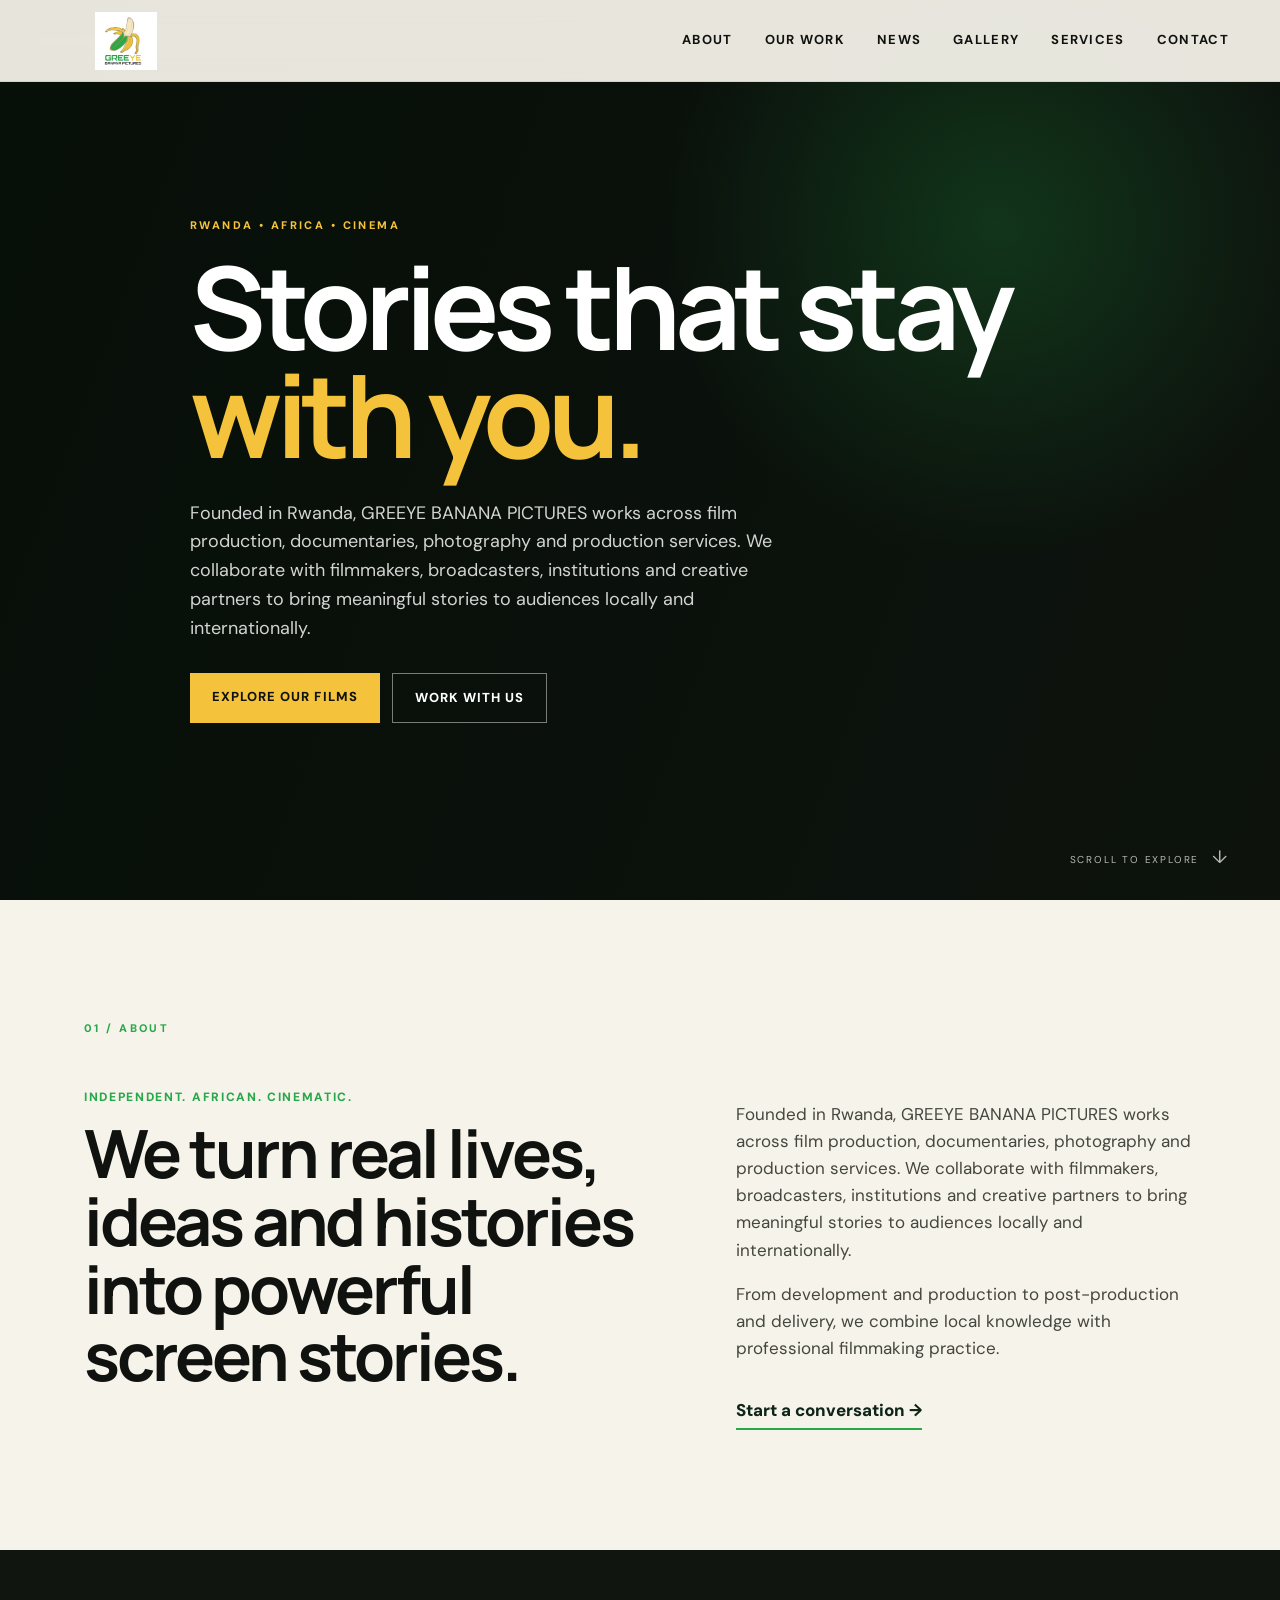
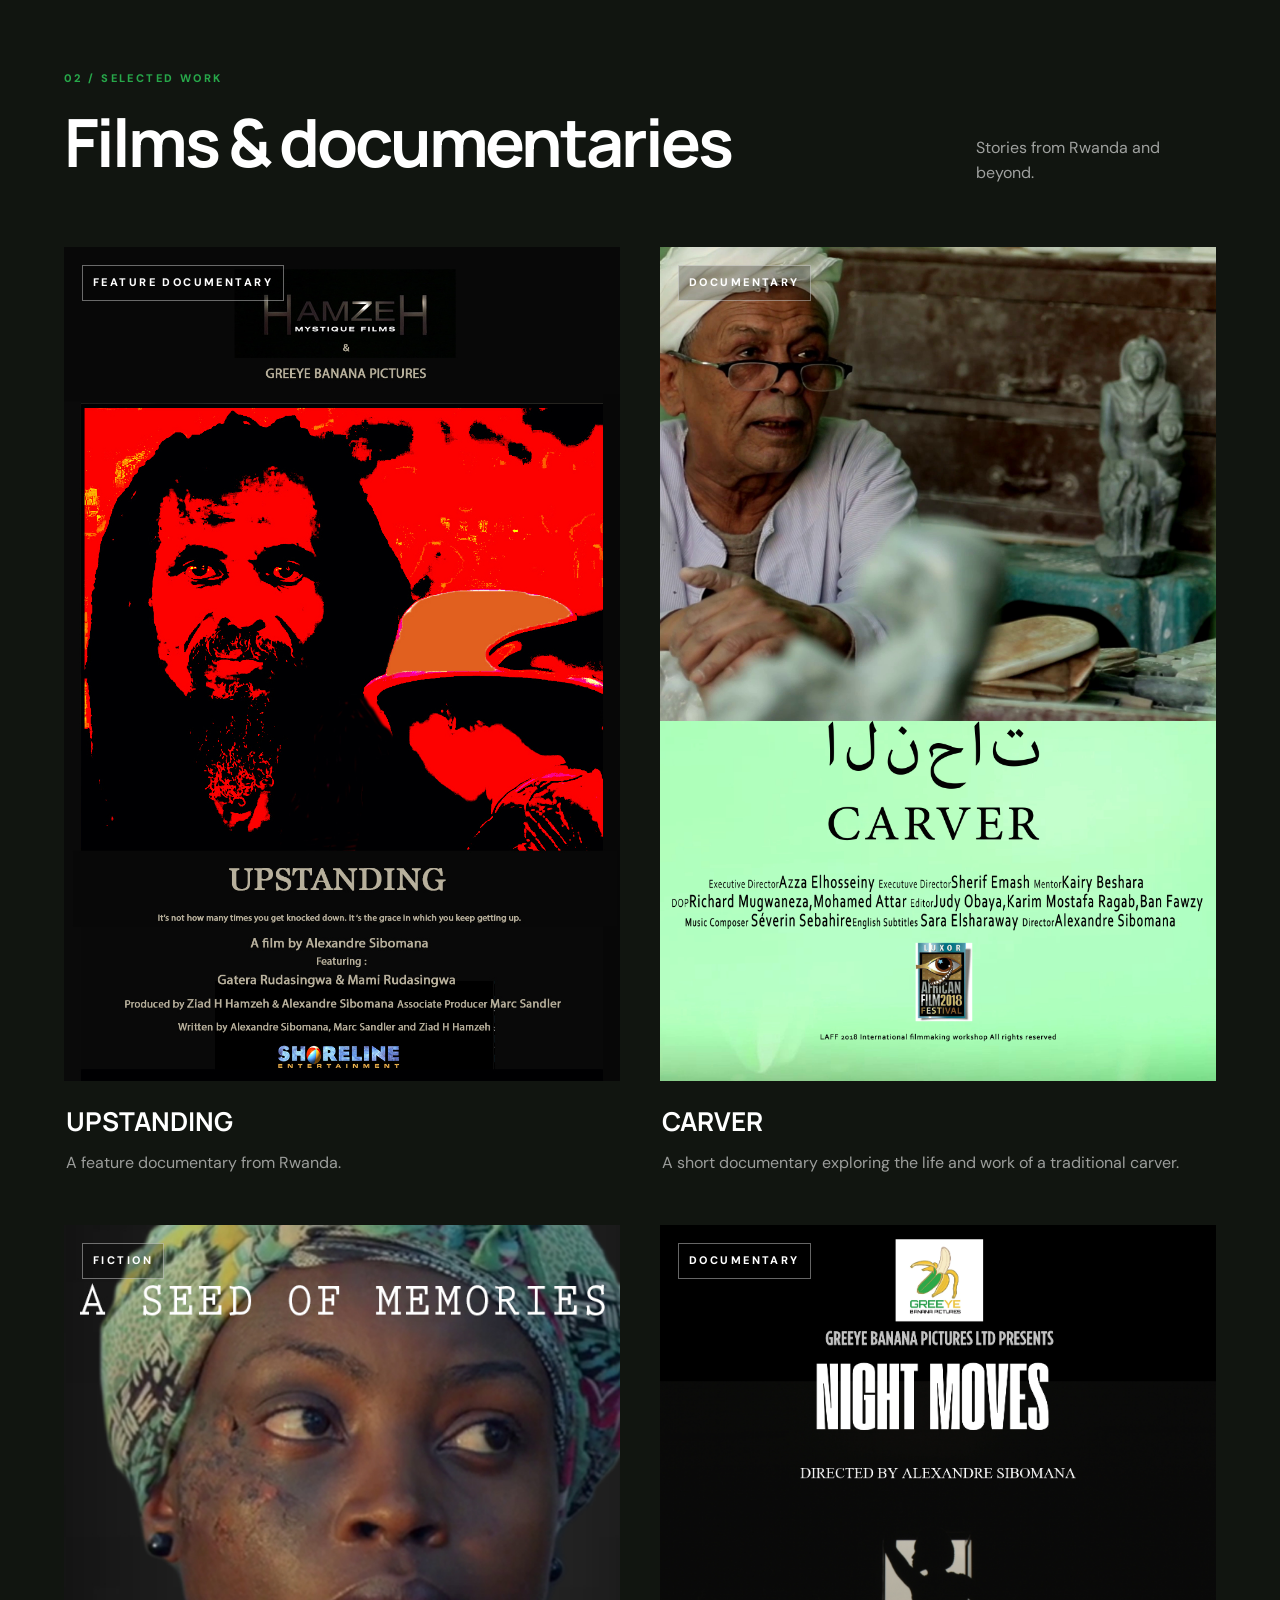
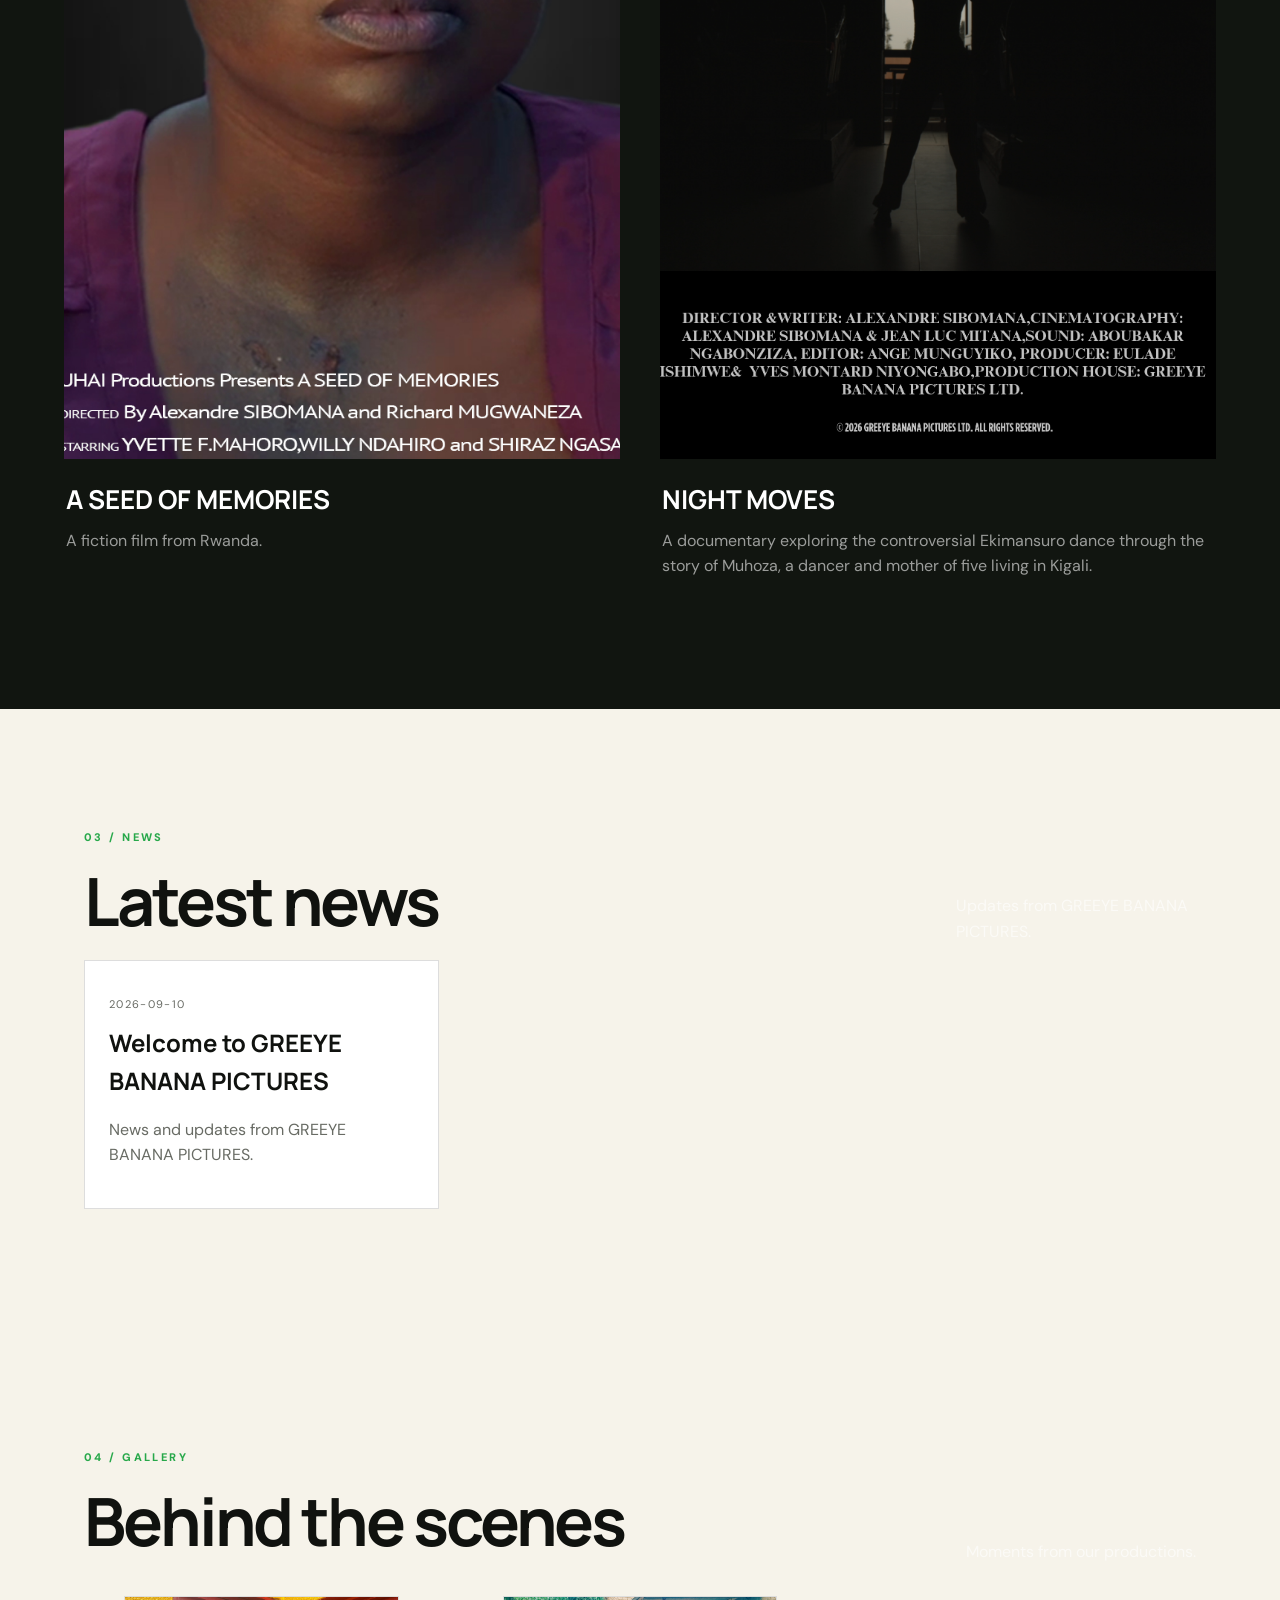
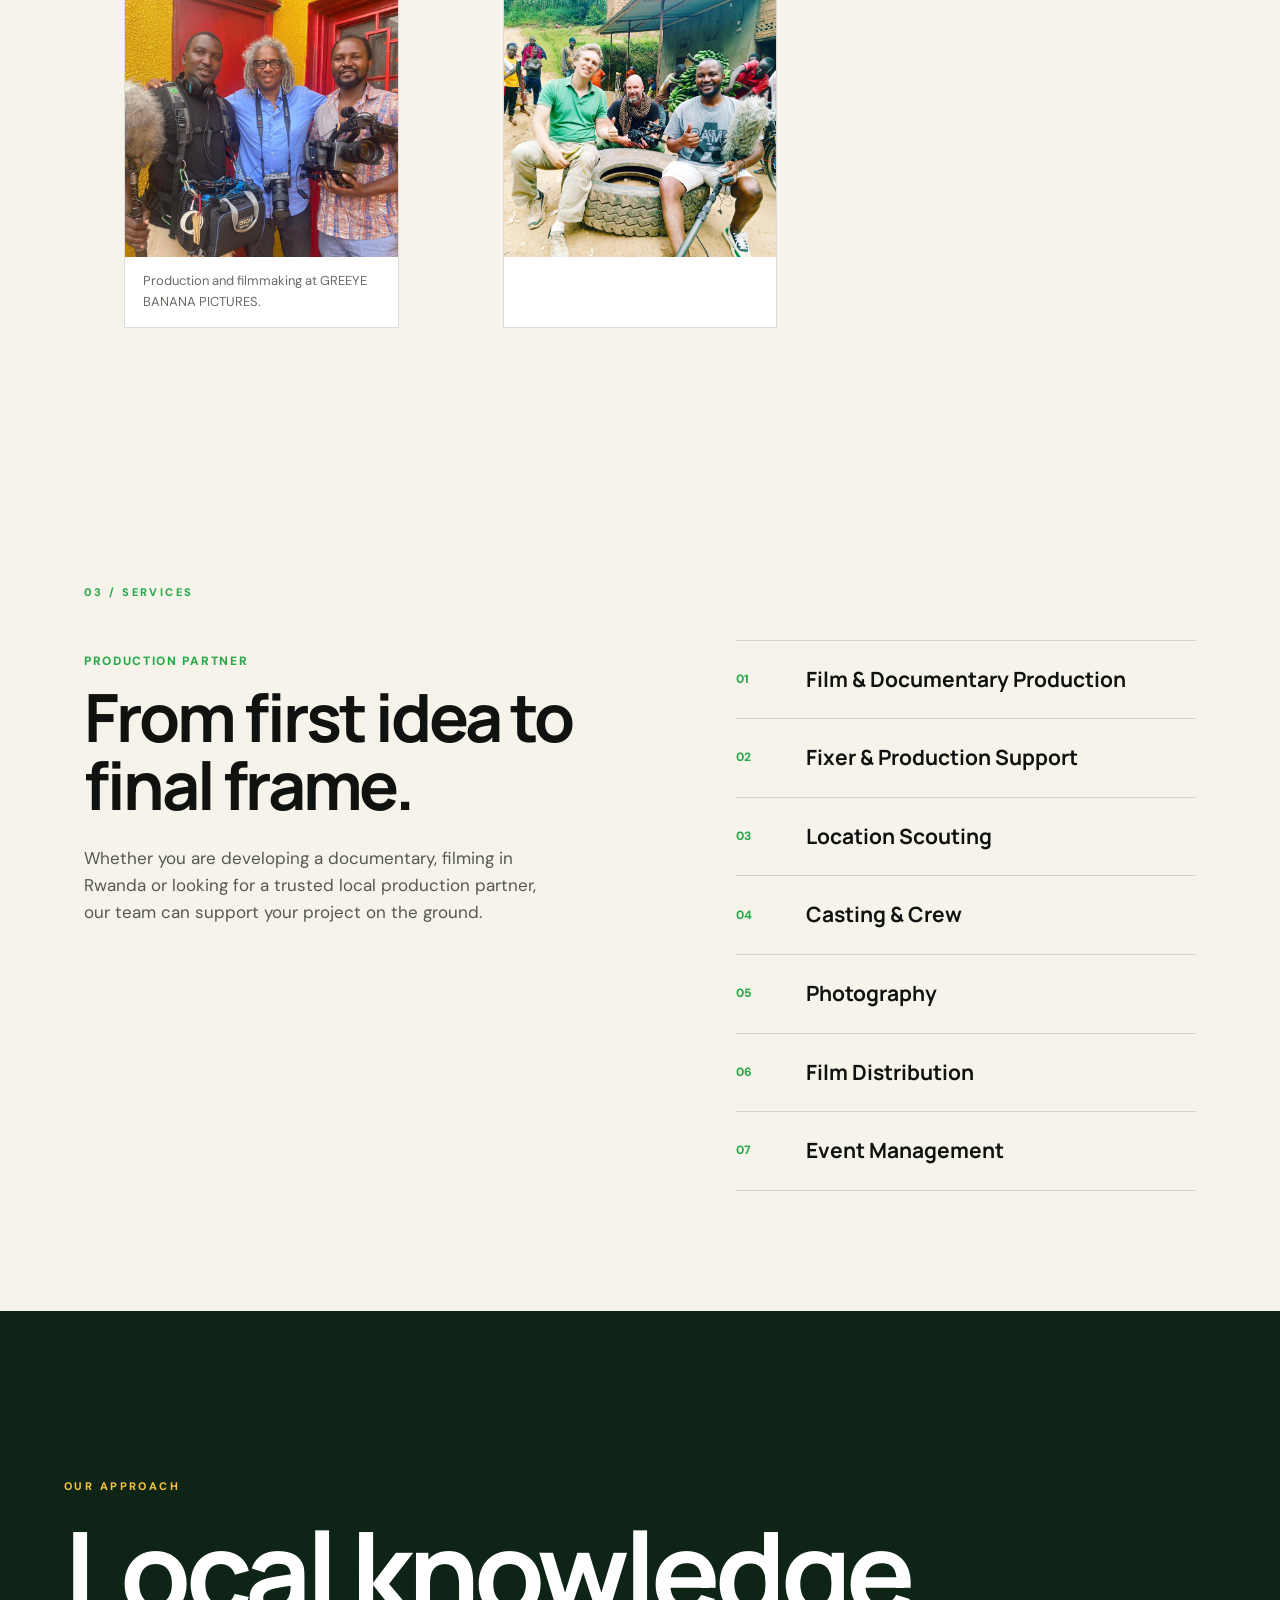
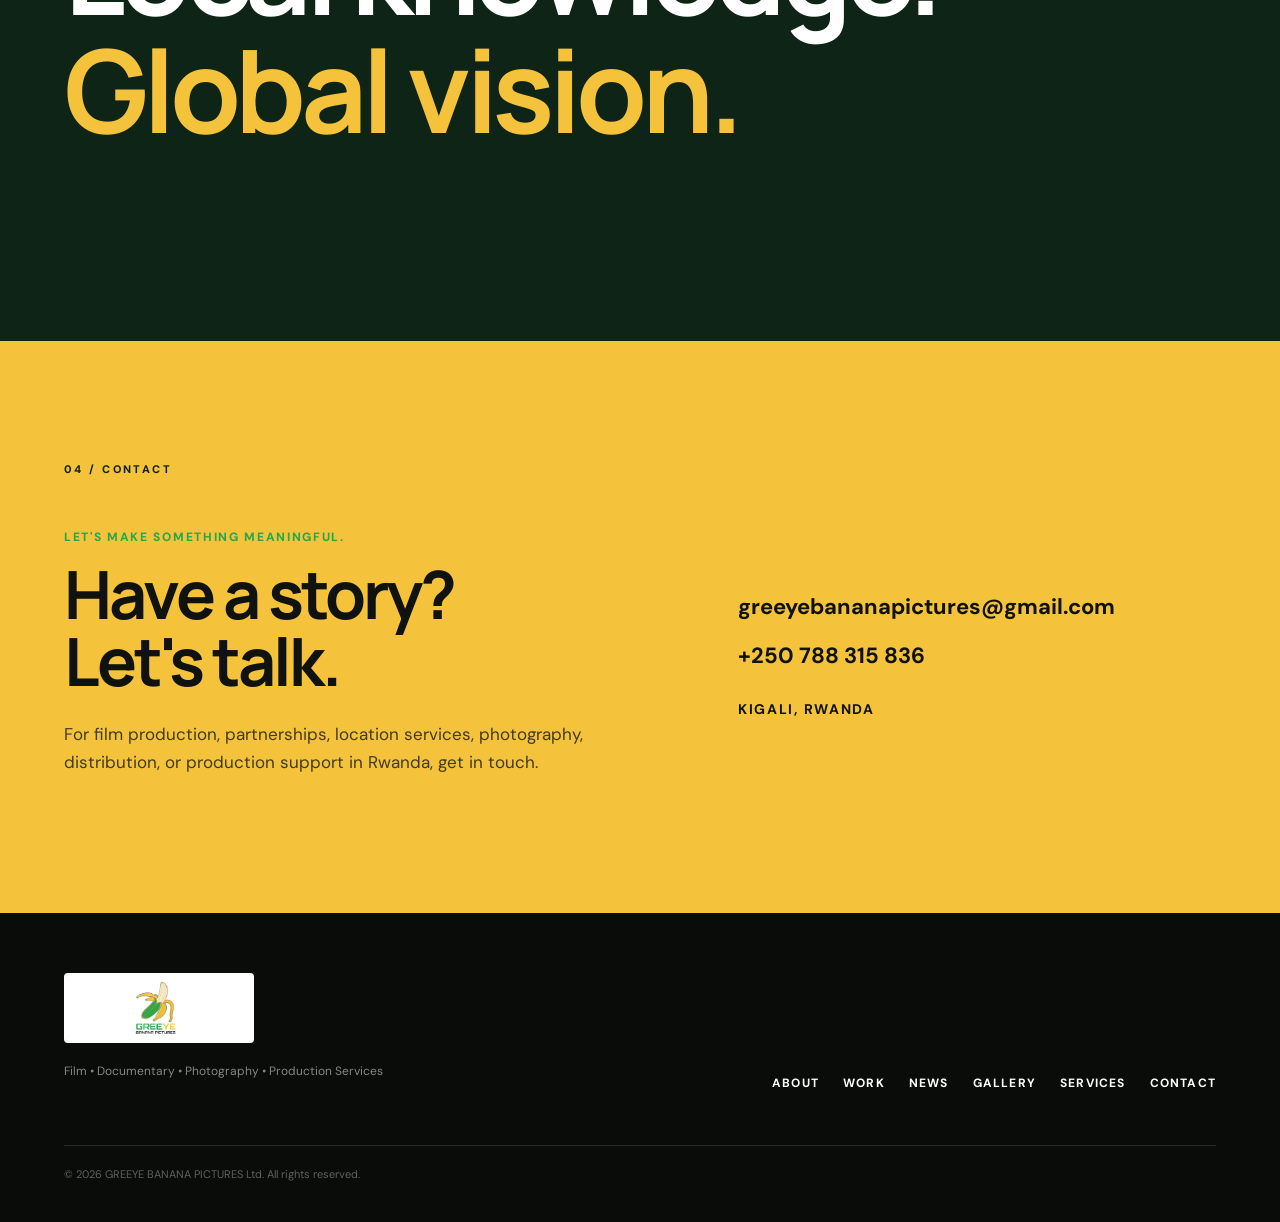
<file: index.html>
<!DOCTYPE html>
<html lang="en">
<head>
  <meta charset="UTF-8">
  <meta name="viewport" content="width=device-width, initial-scale=1.0">
  <meta name="description" content="GREEYE BANANA PICTURES — Rwandan film production company creating bold stories for Rwanda, Africa and the world.">
  <title>GREEYE BANANA PICTURES | Film Production</title>
  <link rel="preconnect" href="https://fonts.googleapis.com">
  <link rel="preconnect" href="https://fonts.gstatic.com" crossorigin>
  <link href="https://fonts.googleapis.com/css2?family=DM+Sans:wght@400;500;600;700&family=Manrope:wght@500;600;700;800&display=swap" rel="stylesheet">
  <link rel="stylesheet" href="style.css">
</head>
<body>
  <header class="site-header" id="top">
    <a class="brand" href="#top" aria-label="GREEYE BANANA PICTURES home">
      <img src="assets/greeye-logo.png" alt="GREEYE BANANA PICTURES logo">
    </a>
    <button class="menu-toggle" aria-label="Open menu" aria-expanded="false">☰</button>
    <nav class="nav">
      <a href="#about">About</a>
<a href="#work">Our Work</a>
<a href="#news">News</a>
<a href="#gallery">Gallery</a>
<a href="#services">Services</a>
<a href="#contact">Contact</a>
    </nav>
  </header>

  <main>
    <section class="hero">
      <div class="hero-media"></div>
      <div class="hero-overlay"></div>
      <div class="hero-content">
        <p class="eyebrow">RWANDA • AFRICA • CINEMA</p>
        <h1>Stories that stay<br><span>with you.</span></h1>
        <p class="hero-copy">GREEYE BANANA PICTURES is a Rwandan production company creating documentaries, films and visual stories with an African perspective.</p>
        <div class="hero-actions">
          <a class="button button-primary" href="#work">Explore our films</a>
          <a class="button button-ghost" href="#contact">Work with us</a>
        </div>
      </div>
      <div class="scroll-note">SCROLL TO EXPLORE <span>↓</span></div>
    </section>

    <section class="intro section" id="about">
      <div class="section-label">01 / ABOUT</div>
      <div class="intro-grid">
        <div>
          <p class="kicker">Independent. African. Cinematic.</p>
          <h2>We turn real lives, ideas and histories into powerful screen stories.</h2>
        </div>
        <div class="intro-copy">
          <p>Founded in Rwanda, GREEYE BANANA PICTURES works across film production, documentaries, photography and production services. We collaborate with filmmakers, broadcasters, institutions and creative partners to bring meaningful stories to audiences locally and internationally.</p>
          <p>From development and production to post-production and delivery, we combine local knowledge with professional filmmaking practice.</p>
          <a class="text-link" href="#contact">Start a conversation →</a>
        </div>
      </div>
    </section>

    <section class="work section" id="work">
      <div class="section-head">
        <div>
          <div class="section-label">02 / SELECTED WORK</div>
          <h2>Films &amp; documentaries</h2>
        </div>
        <p>Stories from Rwanda and beyond.</p>
      </div>

      <div class="film-grid">
        <article class="film-card large">
          <div class="film-image image-one">
            <span class="film-type">FEATURE DOCUMENTARY</span>
          </div>
          <div class="film-meta">
            <h3>UPSTANDING</h3>
            <p>A documentary rooted in Rwanda, exploring resilience, identity and the human stories behind a changing society.</p>
          </div>
        </article>

        <article class="film-card">
          <div class="film-image image-two">
            <span class="film-type">DOCUMENTARY</span>
          </div>
          <div class="film-meta">
            <h3>CARVER</h3>
            <p>A short documentary portrait of craft, creativity and cultural expression.</p>
          </div>
        </article>

        <article class="film-card">
          <div class="film-image image-three">
            <span class="film-type">FICTION</span>
          </div>
          <div class="film-meta">
            <h3>A SEED OF MEMORIES</h3>
            <p>A fiction story exploring memory, place and the traces we carry with us.</p>
          </div>
        </article>

        <article class="film-card wide">
          <div class="film-image image-four">
            <span class="film-type">IN POST-PRODUCTION</span>
          </div>
          <div class="film-meta">
            <h3>NIGHT DANCER</h3>
            <p>A feature documentary following a dancer and the controversial Ekimansuro dance culture in Rwanda.</p>
          </div>
        </article>
      </div>
    </section>

   <section class="news section" id="news">
  <div class="section-head">
    <div>
      <div class="section-label">03 / NEWS</div>
      <h2>Latest news</h2>
    </div>
    <p>Updates from GREEYE BANANA PICTURES.</p>
  </div>

  <div class="news-grid"></div>
</section>

<section class="gallery section" id="gallery">
  <div class="section-head">
    <div>
      <div class="section-label">04 / GALLERY</div>
      <h2>Behind the scenes</h2>
    </div>
    <p>Moments from our productions.</p>
  </div>

  <div class="gallery-grid"></div>
</section>
<section class="services section" id="services">
      <div class="section-label">03 / SERVICES</div>
      <div class="services-grid">
        <div>
          <p class="kicker">Production partner</p>
          <h2>From first idea to final frame.</h2>
          <p class="service-intro">Whether you are developing a documentary, filming in Rwanda or looking for a trusted local production partner, our team can support your project on the ground.</p>
        </div>
        <div class="service-list">
          <div class="service-item"><span>01</span><h3>Film &amp; Documentary Production</h3></div>
          <div class="service-item"><span>02</span><h3>Fixer &amp; Production Support</h3></div>
          <div class="service-item"><span>03</span><h3>Location Scouting</h3></div>
          <div class="service-item"><span>04</span><h3>Casting &amp; Crew</h3></div>
          <div class="service-item"><span>05</span><h3>Photography</h3></div>
          <div class="service-item"><span>06</span><h3>Film Distribution</h3></div>
          <div class="service-item"><span>07</span><h3>Event Management</h3></div>
        </div>
      </div>
    </section>

    <section class="statement">
      <div class="statement-inner">
        <p class="eyebrow">OUR APPROACH</p>
        <h2>Local knowledge.<br><em>Global vision.</em></h2>
      </div>
    </section>

    <section class="contact section" id="contact">
      <div class="section-label">04 / CONTACT</div>
      <div class="contact-grid">
        <div>
          <p class="kicker">Let's make something meaningful.</p>
          <h2>Have a story?<br>Let's talk.</h2>
          <p class="contact-copy">For film production, partnerships, location services, photography, distribution, or production support in Rwanda, get in touch.</p>
        </div>
        <div class="contact-details">
          <a href="mailto:greeyebananapictures@gmail.com">greeyebananapictures@gmail.com</a>
          <a href="https://wa.me/250788315836">+250 788 315 836</a>
          <p>Kigali, Rwanda</p>
        </div>
      </div>
    </section>
  </main>

  <footer>
    <div class="footer-brand">
      <img src="assets/greeye-logo.png" alt="GREEYE BANANA PICTURES">
      <p>Film • Documentary • Photography • Production Services</p>
    </div>
    <div class="footer-links">
      <a href="#about">About</a>
      <a href="#work">Work</a>
      <a href="#news">News</a>
      <a href="#gallery">Gallery</a>
      <a href="#services">Services</a>
      <a href="#contact">Contact</a>
    </div>
    <p class="copyright">© 2026 GREEYE BANANA PICTURES Ltd. All rights reserved.</p>
  </footer>

  <script src="script.js"></script>
</body>
</html>
</file>
<file: style.css>
:root {
  --green: #27a84a;
  --green-dark: #0e2416;
  --gold: #f4c33b;
  --cream: #f6f3ea;
  --ink: #10120f;
  --muted: #686b64;
  --line: rgba(16,18,15,.14);
  --white: #fff;
  --max: 1240px;
}
* { box-sizing: border-box; }
html { scroll-behavior: smooth; }
body {
  margin: 0;
  font-family: "DM Sans", sans-serif;
  color: var(--ink);
  background: var(--cream);
  line-height: 1.6;
}
a { color: inherit; text-decoration: none; }
.site-header {
  position: fixed;
  z-index: 20;
  top: 0; left: 0; right: 0;
  height: 82px;
  display: flex;
  align-items: center;
  justify-content: space-between;
  padding: 12px 4vw;
  background: rgba(246,243,234,.94);
  backdrop-filter: blur(14px);
  border-bottom: 1px solid rgba(16,18,15,.08);
}
.brand img { width: 150px; height: 58px; object-fit: contain; display: block; }
.nav { display: flex; gap: 32px; font-size: 13px; font-weight: 700; text-transform: uppercase; letter-spacing: .1em; }
.nav a { position: relative; padding: 8px 0; }
.nav a::after { content:""; position:absolute; left:0; bottom:2px; width:0; height:2px; background:var(--green); transition:.25s; }
.nav a:hover::after { width:100%; }
.menu-toggle { display:none; border:0; background:transparent; font-size:26px; }

.hero {
  min-height: 100vh;
  position: relative;
  display:flex;
  align-items:center;
  color:white;
  overflow:hidden;
  background:#10140f;
}
.hero-media {
  position:absolute; inset:0;
  background:
    linear-gradient(110deg, rgba(7,15,9,.95) 0%, rgba(7,15,9,.68) 48%, rgba(7,15,9,.32) 100%),
    url("https://images.unsplash.com/photo-1485846234645-a62644f84728?auto=format&fit=crop&w=2200&q=85") center/cover;
  transform: scale(1.02);
}
.hero-overlay { position:absolute; inset:0; background: radial-gradient(circle at 78% 25%, rgba(39,168,74,.24), transparent 28%); }
.hero-content { position:relative; z-index:2; width:min(900px, 90%); margin:120px auto 80px; }
.eyebrow, .section-label, .film-type {
  font-size:11px; letter-spacing:.22em; font-weight:800; text-transform:uppercase;
}
.eyebrow { color:var(--gold); margin:0 0 18px; }
h1, h2, h3 { font-family:"Manrope", sans-serif; margin-top:0; }
h1 { font-size:clamp(58px, 9vw, 122px); line-height:.94; letter-spacing:-.055em; margin:0; max-width:950px; }
h1 span { color:var(--gold); }
.hero-copy { max-width:620px; margin:30px 0; font-size:18px; color:rgba(255,255,255,.82); }
.hero-actions { display:flex; gap:12px; flex-wrap:wrap; }
.button { padding:14px 22px; font-weight:800; font-size:13px; text-transform:uppercase; letter-spacing:.08em; }
.button-primary { background:var(--gold); color:var(--ink); }
.button-ghost { border:1px solid rgba(255,255,255,.45); color:white; }
.scroll-note { position:absolute; bottom:28px; right:4vw; z-index:2; font-size:10px; letter-spacing:.18em; opacity:.7; }
.scroll-note span { font-size:18px; margin-left:8px; }

.section { padding:120px 5vw; max-width:var(--max); margin:auto; }
.section-label { color:var(--green); margin-bottom:38px; }
.intro-grid, .services-grid, .contact-grid { display:grid; grid-template-columns:1.1fr .9fr; gap:90px; }
.kicker { color:var(--green); font-weight:800; text-transform:uppercase; letter-spacing:.14em; font-size:12px; }
h2 { font-size:clamp(38px, 5.2vw, 72px); line-height:1.02; letter-spacing:-.045em; margin-bottom:26px; }
.intro-copy { color:#44473f; font-size:17px; padding-top:8px; }
.text-link { display:inline-block; margin-top:18px; color:var(--green-dark); font-weight:800; border-bottom:2px solid var(--green); padding-bottom:4px; }

.work { max-width:none; background:#111510; color:white; }
.work > * { max-width:var(--max); margin-left:auto; margin-right:auto; }
.section-head { display:flex; justify-content:space-between; align-items:end; gap:40px; }
.section-head .section-label { margin-bottom:20px; }
.section-head p { color:rgba(255,255,255,.6); max-width:240px; }
.film-grid {
  display: grid;
  grid-template-columns: repeat(2, minmax(0, 1fr));
  gap: 40px;
  margin-top: 45px;
}

.film-card {
  min-width: 0;
}

.film-image {
  position: relative;
  overflow: hidden;
  width: 100%;
  aspect-ratio: 2 / 3;
  background-size: cover;
  background-position: center;
}

.film-card.large,
.film-card.wide {
  grid-column: auto;
  grid-row: auto;
}

.film-card.large .film-image,
.film-card.wide .film-image {
  min-height: 0;
  aspect-ratio: 2 / 3;
}

.film-image img {
  width: 100%;
  height: 100%;
  object-fit: cover;
  display: block;
}
}

.film-image img {
  width: 100%;
  height: 100%;
  object-fit: contain;
  display: block;
}
.film-type { position:absolute; z-index:2; top:18px; left:18px; padding:8px 10px; border:1px solid rgba(255,255,255,.4); background:rgba(0,0,0,.25); }
.film-meta { padding:20px 2px 10px; }
.film-meta h3 { font-size:26px; margin-bottom:7px; }
.film-meta p { color:rgba(255,255,255,.58); max-width:620px; margin:0; }
.image-note { color:rgba(255,255,255,.38); font-size:12px; margin-top:28px; }

.services { background:var(--cream); }
.service-intro { max-width:480px; color:#555850; font-size:17px; }
.service-list { border-top:1px solid var(--line); }
.service-item { display:grid; grid-template-columns:52px 1fr; align-items:center; gap:18px; padding:22px 0; border-bottom:1px solid var(--line); }
.service-item span { color:var(--green); font-size:12px; font-weight:800; }
.service-item h3 { margin:0; font-size:21px; }

.statement { min-height:70vh; display:flex; align-items:center; background:var(--green-dark); color:white; padding:80px 5vw; }
.statement-inner { width:min(var(--max), 1240px); margin:auto; }
.statement h2 { font-size:clamp(58px, 9vw, 130px); }
.statement em { color:var(--gold); font-style:normal; }

.contact { background:var(--gold); max-width:none; }
.contact > * { max-width:var(--max); margin-left:auto; margin-right:auto; }
.contact .section-label { color:var(--green-dark); }
.contact-details { display:flex; flex-direction:column; justify-content:center; gap:14px; font-size:22px; font-weight:700; }
.contact-details a:hover { text-decoration:underline; }
.contact-details p { margin:10px 0 0; font-size:14px; text-transform:uppercase; letter-spacing:.12em; }
.contact-copy { max-width:540px; font-size:17px; color:#403b22; }

footer { background:#090c09; color:white; padding:60px 5vw 28px; display:grid; grid-template-columns:1fr auto; gap:40px; align-items:end; }
.footer-brand img { width:190px; height:70px; object-fit:contain; background:white; border-radius:4px; padding:3px; }
.footer-brand p { color:rgba(255,255,255,.5); font-size:12px; }
.footer-links { display:flex; gap:24px; font-size:12px; text-transform:uppercase; letter-spacing:.1em; font-weight:700; }
.copyright { grid-column:1/-1; border-top:1px solid rgba(255,255,255,.12); padding-top:20px; color:rgba(255,255,255,.35); font-size:11px; }

@media (max-width: 800px) {
  .site-header { height:72px; }
  .brand img { width:125px; height:50px; }
  .menu-toggle { display:block; }
  .nav { display:none; position:absolute; top:72px; left:0; right:0; background:var(--cream); padding:22px 5vw; flex-direction:column; gap:8px; border-bottom:1px solid var(--line); }
  .nav.open { display:flex; }
  .hero-content { margin-top:100px; }
  .hero-copy { font-size:16px; }
  .intro-grid, .services-grid, .contact-grid { grid-template-columns:1fr; gap:35px; }
  .section { padding:85px 6vw; }
  .film-grid { grid-template-columns:1fr; }
  .film-card.large, .film-card.wide { grid-row:auto; grid-column:auto; }
  .film-card.large .film-image, .film-card.wide .film-image, .film-image { min-height:430px; }
  .section-head { align-items:start; flex-direction:column; gap:0; }
  .statement { min-height:55vh; }
  footer { grid-template-columns:1fr; }
  .footer-links { flex-wrap:wrap; }
}
.news-grid,
.gallery-grid {
  display: grid;
  grid-template-columns: repeat(3, 1fr);
  gap: 24px;
}

.news-card,
.gallery-item {
  background: #fff;
  border: 1px solid var(--line);
  overflow: hidden;
}

.news-card img,
.gallery-item img {
  width: 100%;
  height: 260px;
  object-fit: cover;
  display: block;
}

.news-meta {
  padding: 24px;
}

.news-date {
  font-size: 11px;
  text-transform: uppercase;
  letter-spacing: .12em;
  color: var(--muted);
  margin-bottom: 10px;
}

.news-card h3 {
  font-size: 24px;
  margin: 0 0 10px;
}

.news-card p {
  color: var(--muted);
}

.gallery-item figcaption {
  padding: 14px 18px;
  font-size: 13px;
  color: var(--muted);
}

@media (max-width: 800px) {
  .news-grid,
  .gallery-grid {
    grid-template-columns: 1fr;
  }
}
</file>
